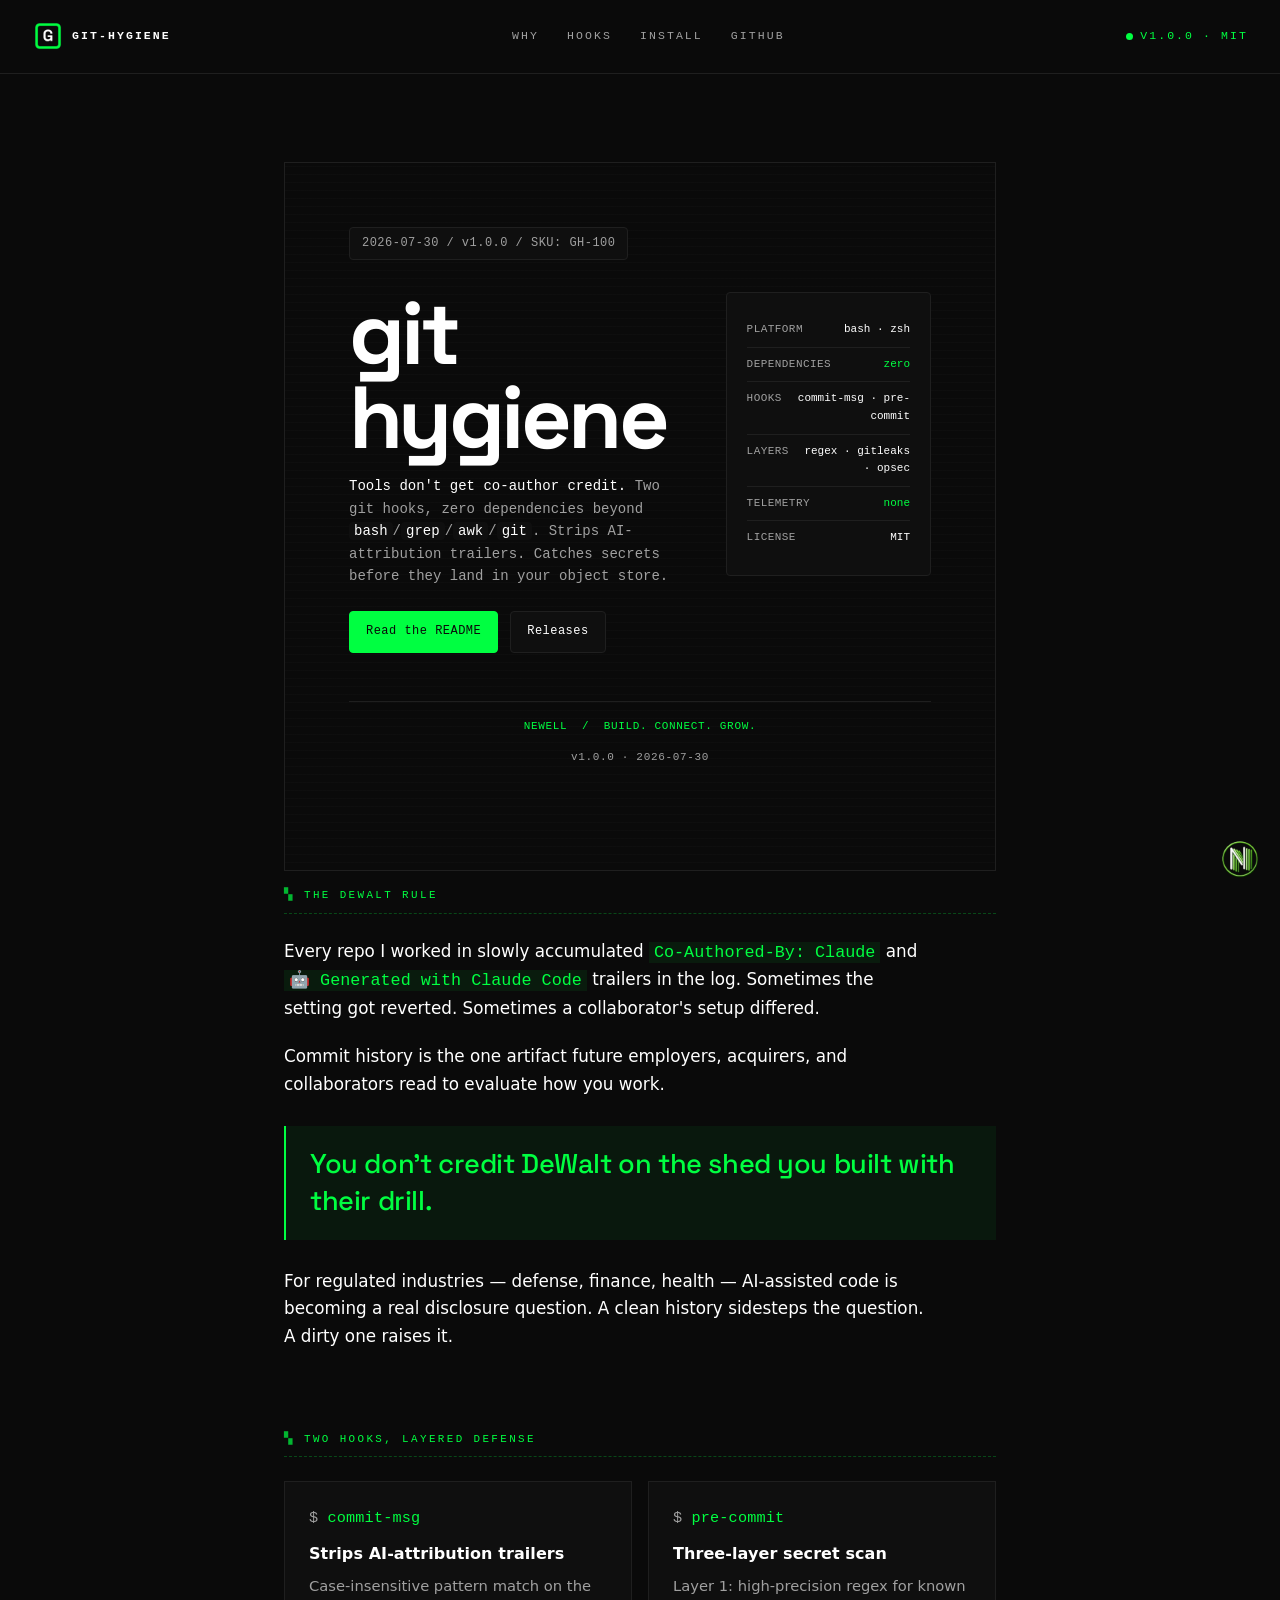
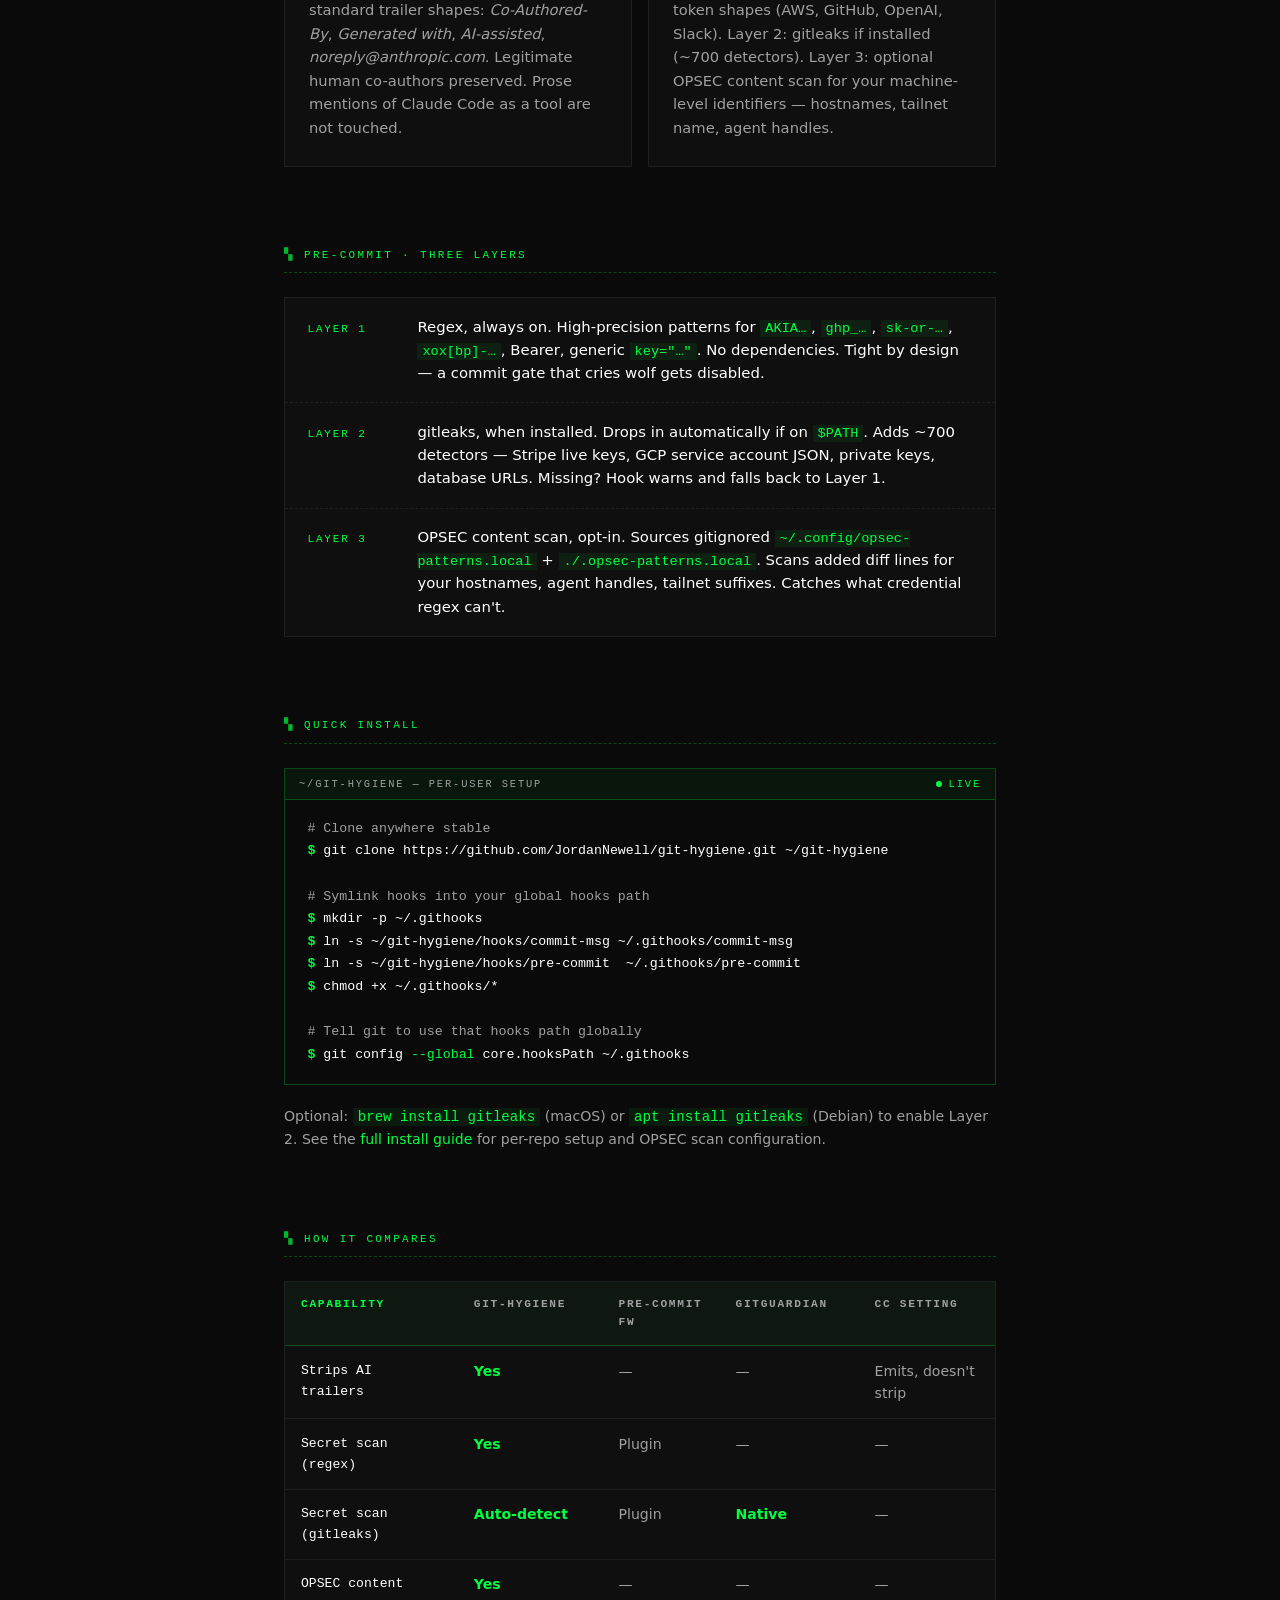
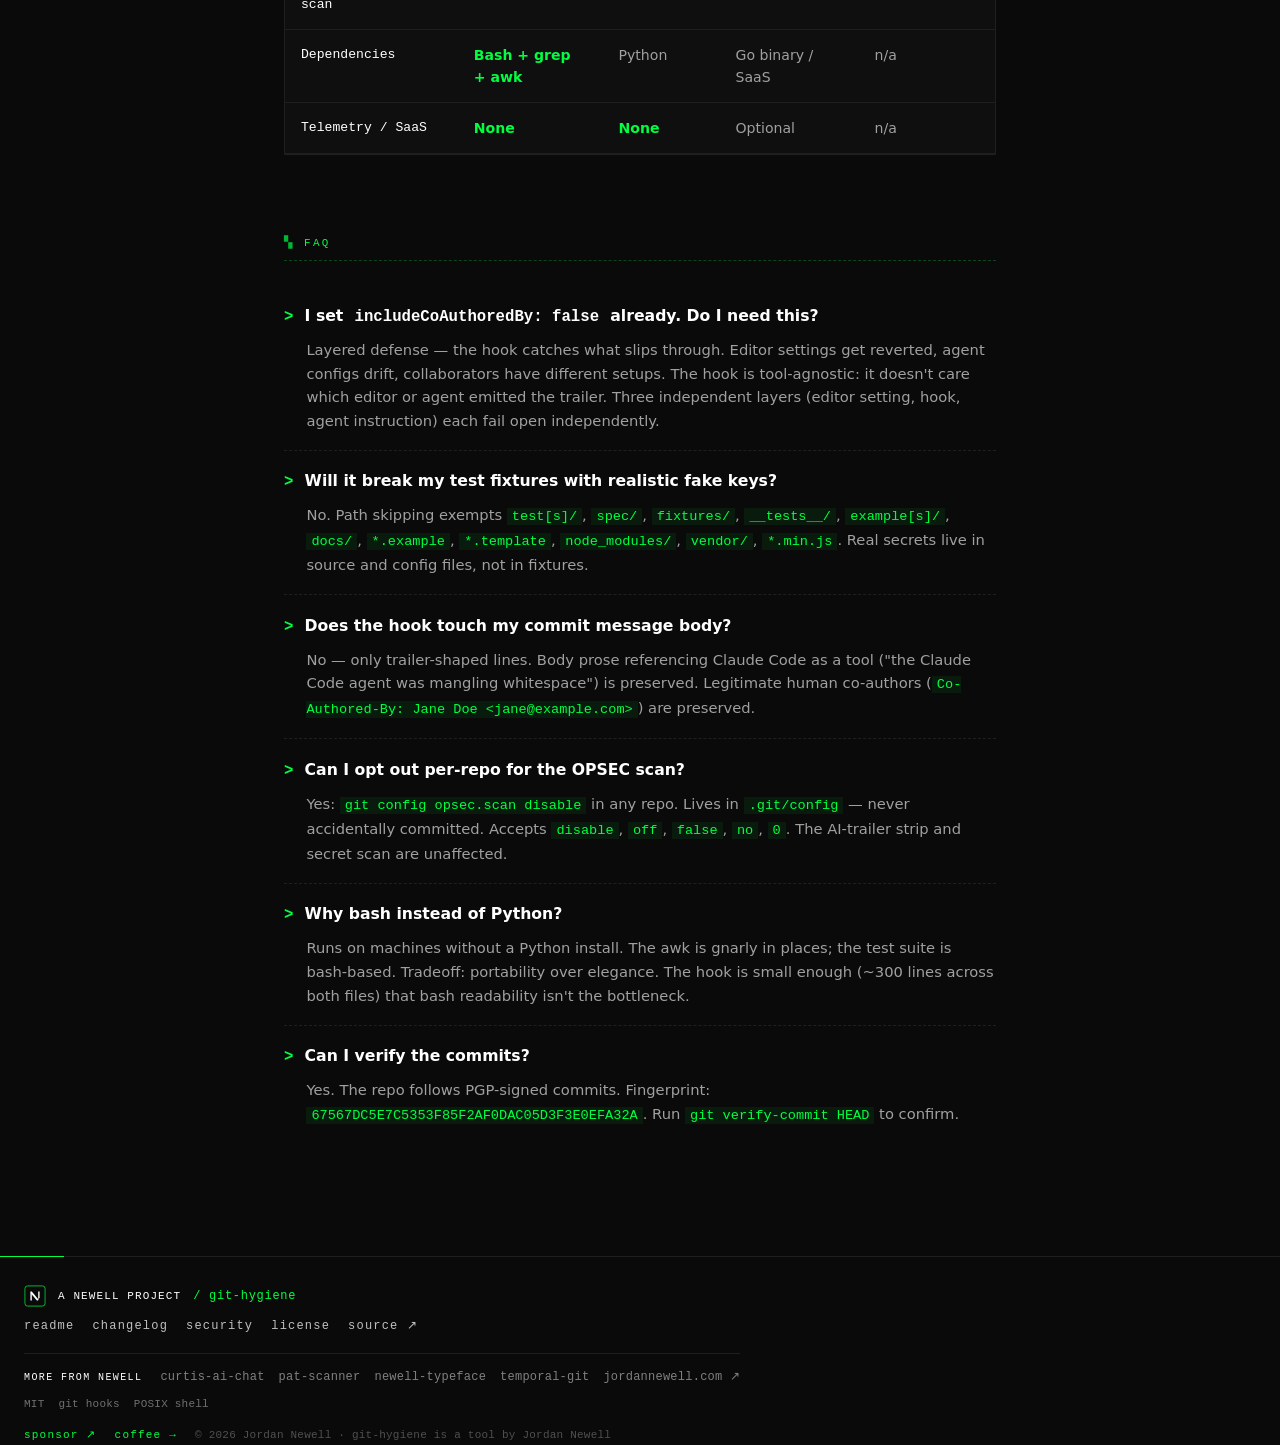
<file: docs/index.html>
<!DOCTYPE html>
<html lang="en">
<head>
  <meta charset="UTF-8">
  <meta name="viewport" content="width=device-width, initial-scale=1.0">
  <meta name="description" content="git-hygiene — Local git hooks that strip AI-attribution trailers and catch secrets pre-commit. Bash, zero deps, no SaaS.">
  <meta name="author" content="Jordan Newell">
  <meta name="color-scheme" content="dark">
  <meta name="theme-color" content="#0A0A0A">
  <meta property="og:title" content="git-hygiene — Tools don't get co-author credit.">
  <meta property="og:description" content="Local git hooks that strip AI-attribution trailers and catch secrets pre-commit. Bash, zero deps, no SaaS.">
  <meta property="og:type" content="website">
  <meta property="og:url" content="https://jordannewell.github.io/git-hygiene/">
  <meta property="og:image" content="https://jordannewell.github.io/git-hygiene/assets/og.png">
  <meta property="og:image:width" content="1200">
  <meta property="og:image:height" content="630">
  <meta property="og:site_name" content="git-hygiene">
  <meta name="twitter:card" content="summary_large_image">
  <meta name="twitter:title" content="git-hygiene — Tools don't get co-author credit.">
  <meta name="twitter:description" content="Local git hooks that strip AI-attribution trailers and catch secrets pre-commit.">
  <meta name="twitter:image" content="https://jordannewell.github.io/git-hygiene/assets/og.png">
  <title>git-hygiene — Tools don't get co-author credit.</title>
  <link rel="preconnect" href="https://fonts.googleapis.com">
  <link rel="preconnect" href="https://fonts.gstatic.com" crossorigin>
  <link href="https://fonts.googleapis.com/css2?family=Space+Grotesk:wght@500;600;700&display=swap" rel="stylesheet">
  <link rel="stylesheet" href="assets/site.css">
  <link rel="icon" type="image/png" sizes="16x16" href="assets/favicons/favicon-16.png">
  <link rel="icon" type="image/png" sizes="32x32" href="assets/favicons/favicon-32.png">
  <link rel="icon" type="image/png" sizes="64x64" href="assets/favicons/favicon-64.png">
  <link rel="apple-touch-icon" sizes="180x180" href="assets/favicons/apple-touch-icon.png">
  <link rel="shortcut icon" href="assets/favicons/favicon.ico">
  <style>
    :root {
      --bg:           #0A0A0A;
      --bg-elevated:  #0F0F0F;
      --green:        #00FF41;
      --accent:       #1AFF72;
      --green-soft:   rgba(0, 255, 65, 0.06);
      --green-line:   rgba(0, 255, 65, 0.25);
      --text:         #FFFFFF;
      --text-dim:     #A0A0A0;
      --muted:        #A0A0A0;
      --rule:         #1F1F1F;
      --sans:         system-ui, -apple-system, "Segoe UI", Roboto, sans-serif;
      --mono:         "JetBrains Mono", ui-monospace, "SF Mono", Menlo, Consolas, monospace;
      --display-hero: "Space Grotesk", system-ui, sans-serif;
      --maxw:         760px;
    }

    * { box-sizing: border-box; margin: 0; padding: 0; }
    html { -webkit-text-size-adjust: 100%; scroll-behavior: smooth; }

    body {
      background: var(--bg);
      color: var(--text);
      font-family: var(--sans);
      font-size: 16px;
      line-height: 1.6;
      font-weight: 400;
      -webkit-font-smoothing: antialiased;
      -moz-osx-font-smoothing: grayscale;
      overflow-x: hidden;
      min-height: 100vh;
      display: flex;
      flex-direction: column;
    }

    a {
      color: var(--green);
      text-decoration: none;
      border-bottom: 1px solid transparent;
      transition: border-color 0.15s ease, color 0.15s ease;
    }
    a:hover { border-bottom-color: var(--green); }

    /* ---------- top bar ---------- */
    .topbar {
      display: flex;
      justify-content: space-between;
      align-items: center;
      padding: 1.25rem 2rem;
      font-family: var(--mono);
      font-size: 0.72rem;
      letter-spacing: 0.18em;
      text-transform: uppercase;
      border-bottom: 1px solid var(--rule);
      position: sticky;
      top: 0;
      background: var(--bg);
      z-index: 50;
    }
    .topbar .brand {
      color: var(--text);
      font-weight: 600;
      display: inline-flex;
      align-items: center;
      gap: 0.5rem;
    }
    .topbar .brand .brand-mark {
      color: var(--green);
      font-family: var(--display-hero);
      font-weight: 700;
      font-size: 0.95rem;
      letter-spacing: -0.02em;
    }
    .topbar nav { display: flex; gap: 1.75rem; }
    .topbar nav a {
      color: var(--text-dim);
      border-bottom: none;
    }
    .topbar nav a:hover { color: var(--green); }
    .topbar .status {
      color: var(--green);
      display: inline-flex;
      align-items: center;
      gap: 0.45rem;
    }
    .topbar .status::before {
      content: "";
      width: 7px;
      height: 7px;
      border-radius: 50%;
      background: var(--green);
      animation: pulse 2.4s ease-in-out infinite;
    }
    @keyframes pulse {
      0%, 100% { opacity: 1; }
      50%      { opacity: 0.35; }
    }
    @media (prefers-reduced-motion: reduce) {
      .topbar .status::before { animation: none; }
    }
    @media (max-width: 600px) {
      .topbar { padding: 1rem 1.1rem; font-size: 0.65rem; }
      .topbar nav { gap: 1rem; }
      .topbar .status { display: none; }
    }

    /* ---------- layout ---------- */
    main {
      flex: 1;
      width: 100%;
      max-width: var(--maxw);
      margin: 0 auto;
      padding: 4.5rem 1.5rem 2rem;
    }
    @media (max-width: 600px) {
      main { padding: 2.5rem 1.1rem 1.5rem; }
    }

    section { margin-bottom: 5rem; }
    @media (max-width: 600px) { section { margin-bottom: 3.5rem; } }

    .section-label {
      font-family: var(--mono);
      font-size: 0.68rem;
      letter-spacing: 0.22em;
      text-transform: uppercase;
      color: var(--green);
      padding-bottom: 0.5rem;
      margin-bottom: 1.5rem;
      border-bottom: 1px dashed var(--green-line);
      display: flex;
      align-items: center;
      gap: 0.6rem;
    }
    .section-label::before {
      content: "▚";
      color: var(--green);
      opacity: 0.7;
    }

    /* ---------- hero ---------- */
    .hero {
      text-align: left;
      padding: 1rem 0 3rem;
    }
    .hero .eyebrow {
      display: inline-flex;
      align-items: center;
      gap: 0.55rem;
      font-family: var(--mono);
      font-size: 0.68rem;
      letter-spacing: 0.22em;
      text-transform: uppercase;
      color: var(--green);
      background: var(--green-soft);
      border: 1px solid var(--green-line);
      padding: 5px 11px;
      margin-bottom: 1.75rem;
    }
    .hero .eyebrow .dot {
      width: 6px;
      height: 6px;
      border-radius: 50%;
      background: var(--green);
      animation: pulse 2.4s ease-in-out infinite;
    }
    .hero h1 {
      font-family: var(--display-hero);
      font-weight: 600;
      font-size: clamp(2.6rem, 7vw, 4.6rem);
      line-height: 1.02;
      letter-spacing: -0.035em;
      color: var(--text);
      margin-bottom: 1.25rem;
    }
    .hero h1 .accent { color: var(--green); }
    .hero .tagline {
      font-family: var(--display-hero);
      font-weight: 500;
      font-size: clamp(1.1rem, 2.5vw, 1.4rem);
      line-height: 1.35;
      color: var(--text);
      max-width: 38ch;
      margin-bottom: 2.25rem;
      letter-spacing: -0.005em;
    }
    .hero .cta-row {
      display: flex;
      gap: 0.85rem;
      flex-wrap: wrap;
      align-items: center;
    }
    .btn {
      display: inline-flex;
      align-items: center;
      gap: 0.55rem;
      font-family: var(--mono);
      font-size: 0.78rem;
      letter-spacing: 0.12em;
      text-transform: uppercase;
      padding: 0.85rem 1.4rem;
      border: 1px solid var(--green-line);
      color: var(--text);
      background: transparent;
      transition: background 0.15s ease, border-color 0.15s ease, color 0.15s ease;
    }
    .btn:hover {
      background: var(--green-soft);
      border-color: var(--green);
      color: var(--green);
    }
    .btn-primary {
      background: var(--green);
      color: var(--bg);
      border-color: var(--green);
      font-weight: 600;
    }
    .btn-primary:hover {
      background: var(--accent);
      color: var(--bg);
      border-color: var(--accent);
    }
    .hero .meta-line {
      margin-top: 1.75rem;
      font-family: var(--mono);
      font-size: 0.7rem;
      letter-spacing: 0.14em;
      text-transform: uppercase;
      color: var(--muted);
    }
    .hero .meta-line .sep {
      color: var(--green);
      opacity: 0.5;
      margin: 0 0.55rem;
    }

    /* ---------- prose ---------- */
    .lede {
      font-size: 1.05rem;
      line-height: 1.65;
      color: var(--text);
      max-width: 60ch;
      margin-bottom: 1.25rem;
    }
    .pullquote {
      font-family: var(--display-hero);
      font-weight: 500;
      font-size: clamp(1.3rem, 3vw, 1.7rem);
      line-height: 1.35;
      color: var(--green);
      padding: 1.25rem 1.5rem;
      border-left: 2px solid var(--green);
      background: var(--green-soft);
      margin: 1.75rem 0;
      letter-spacing: -0.015em;
    }

    /* ---------- hook cards ---------- */
    .hooks {
      display: grid;
      grid-template-columns: 1fr 1fr;
      gap: 1rem;
    }
    @media (max-width: 640px) {
      .hooks { grid-template-columns: 1fr; }
    }
    .hook-card {
      border: 1px solid var(--rule);
      background: var(--bg-elevated);
      padding: 1.5rem 1.5rem 1.65rem;
      transition: border-color 0.18s ease;
    }
    .hook-card:hover {
      border-color: var(--green-line);
    }
    .hook-card .hook-name {
      font-family: var(--mono);
      font-size: 0.95rem;
      color: var(--green);
      margin-bottom: 0.65rem;
      letter-spacing: 0.01em;
    }
    .hook-card .hook-name::before {
      content: "$ ";
      color: var(--muted);
    }
    .hook-card h3 {
      font-family: var(--sans);
      font-size: 1rem;
      font-weight: 600;
      color: var(--text);
      margin-bottom: 0.5rem;
      letter-spacing: 0.005em;
    }
    .hook-card p {
      font-size: 0.92rem;
      line-height: 1.6;
      color: var(--text-dim);
    }

    /* ---------- three-layer scan ---------- */
    .layers {
      display: flex;
      flex-direction: column;
      border: 1px solid var(--rule);
      background: var(--bg-elevated);
    }
    .layer {
      display: grid;
      grid-template-columns: 90px 1fr;
      gap: 1.25rem;
      padding: 1.1rem 1.4rem;
      border-bottom: 1px dashed var(--rule);
      align-items: baseline;
    }
    .layer:last-child { border-bottom: none; }
    @media (max-width: 540px) {
      .layer { grid-template-columns: 1fr; gap: 0.35rem; padding: 1rem 1.1rem; }
    }
    .layer-label {
      font-family: var(--mono);
      font-size: 0.68rem;
      letter-spacing: 0.18em;
      text-transform: uppercase;
      color: var(--green);
    }
    .layer-body { font-size: 0.93rem; line-height: 1.55; color: var(--text); }
    .layer-body code {
      font-family: var(--mono);
      font-size: 0.85rem;
      color: var(--green);
      background: rgba(0, 255, 65, 0.07);
      padding: 1px 5px;
    }

    /* ---------- code block (install) ---------- */
    .terminal-block {
      background: var(--bg);
      border: 1px solid var(--green-line);
      font-family: var(--mono);
      overflow: hidden;
      position: relative;
    }
    .terminal-block .term-bar {
      display: flex;
      align-items: center;
      justify-content: space-between;
      padding: 7px 14px;
      background: rgba(0, 255, 65, 0.05);
      border-bottom: 1px solid var(--green-line);
      font-size: 0.65rem;
      letter-spacing: 0.18em;
      text-transform: uppercase;
      color: var(--text-dim);
    }
    .terminal-block .term-bar .live {
      display: inline-flex;
      align-items: center;
      gap: 0.4rem;
      color: var(--green);
    }
    .terminal-block .term-bar .live::before {
      content: "";
      width: 6px;
      height: 6px;
      border-radius: 50%;
      background: var(--green);
      animation: pulse 2.4s ease-in-out infinite;
    }
    .terminal-block pre {
      padding: 1.1rem 1.4rem;
      font-size: 0.83rem;
      line-height: 1.7;
      color: var(--text);
      overflow-x: auto;
      position: relative;
      z-index: 1;
    }
    .terminal-block pre .prompt { color: var(--green); font-weight: 700; }
    .terminal-block pre .comment { color: var(--muted); }
    .terminal-block pre .flag { color: var(--green); }

    /* ---------- comparison table ---------- */
    .compare-wrap {
      border: 1px solid var(--rule);
      background: var(--bg-elevated);
      overflow-x: auto;
    }
    table.compare {
      width: 100%;
      border-collapse: collapse;
      font-size: 0.88rem;
      min-width: 540px;
    }
    table.compare th, table.compare td {
      padding: 0.85rem 1rem;
      text-align: left;
      border-bottom: 1px solid var(--rule);
      vertical-align: top;
    }
    table.compare thead th {
      font-family: var(--mono);
      font-size: 0.7rem;
      letter-spacing: 0.15em;
      text-transform: uppercase;
      color: var(--text-dim);
      background: rgba(0, 255, 65, 0.04);
      border-bottom: 1px solid var(--green-line);
    }
    table.compare thead th:first-child {
      color: var(--green);
    }
    table.compare tbody tr:hover {
      background: rgba(0, 255, 65, 0.03);
    }
    table.compare td:first-child {
      font-family: var(--mono);
      font-size: 0.82rem;
      color: var(--text);
    }
    table.compare .yes { color: var(--green); font-weight: 600; }
    table.compare .no { color: var(--muted); }
    table.compare .partial { color: var(--text-dim); }

    /* ---------- faq ---------- */
    .faq-item {
      border-bottom: 1px dashed var(--rule);
      padding: 1.1rem 0;
    }
    .faq-item:first-child { padding-top: 0; }
    .faq-item:last-child { border-bottom: none; }
    .faq-item .q {
      font-family: var(--sans);
      font-size: 0.98rem;
      font-weight: 600;
      color: var(--text);
      margin-bottom: 0.5rem;
      display: flex;
      gap: 0.7rem;
      align-items: baseline;
    }
    .faq-item .q::before {
      content: ">";
      color: var(--green);
      font-family: var(--mono);
      flex: 0 0 auto;
    }
    .faq-item .a {
      font-size: 0.92rem;
      line-height: 1.6;
      color: var(--text-dim);
      padding-left: 1.4rem;
    }
    .faq-item .a code {
      font-family: var(--mono);
      font-size: 0.85rem;
      color: var(--green);
      background: rgba(0, 255, 65, 0.07);
      padding: 1px 5px;
    }

    /* ---------- footer ---------- */
    footer {
      border-top: 1px solid var(--rule);
      padding: 2rem 1.5rem 2.5rem;
      font-family: var(--mono);
      font-size: 0.7rem;
      letter-spacing: 0.1em;
      color: var(--muted);
      display: flex;
      flex-direction: column;
      align-items: center;
      gap: 0.85rem;
      text-align: center;
    }
    footer .monogram {
      font-family: var(--display-hero);
      font-weight: 500;
      font-size: 1.4rem;
      letter-spacing: -0.04em;
      color: var(--green);
      margin-bottom: 0.3rem;
    }
    footer a {
      color: var(--text-dim);
      border-bottom: 1px dotted var(--green-line);
    }
    footer a:hover {
      color: var(--green);
      border-bottom-color: var(--green);
    }
    footer .legal-row {
      display: flex;
      gap: 1.25rem;
      flex-wrap: wrap;
      justify-content: center;
    }
    footer .copyright {
      letter-spacing: 0.06em;
    }

    /* ---------- federated NEWELL footer ---------- */
    .newell-site-footer {
      border-top: 1px solid var(--rule);
      background: var(--bg);
      padding: 28px 24px 24px;
      font-family: var(--mono);
      font-size: 12px;
      color: var(--muted);
      position: relative;
    }
    .newell-site-footer::before {
      content: "";
      position: absolute;
      top: -1px;
      left: 0;
      width: 64px;
      height: 1px;
      background: var(--green);
    }
    .nsf-inner { max-width: 1200px; margin: 0; margin-right: auto; display: flex; flex-direction: column; gap: 6px; }
    .nsf-row { display: flex; flex-wrap: wrap; align-items: center; gap: 18px; line-height: 1.5; }
    .nsf-brand { gap: 12px; margin-bottom: 4px; }
    .nsf-mark { flex-shrink: 0; display: block; }
    .nsf-brand-link { color: #FFFFFF; text-decoration: none; font-weight: 500; letter-spacing: 0.1em; text-transform: uppercase; font-size: 11px; transition: color 0.15s ease; border-bottom: 0; }
    .nsf-brand-link:hover { color: var(--green); }
    .nsf-product { color: var(--green); font-weight: 400; letter-spacing: 0.06em; }
    .nsf-links a { color: #C0C0C0; text-decoration: none; transition: color 0.15s ease; border-bottom: 0; font-size: 12px; }
    .nsf-links a:hover { color: var(--green); }
    .nsf-family { gap: 14px; margin: 12px 0 4px; padding-top: 14px; border-top: 1px solid var(--rule); }
    .nsf-family-label { color: #FFFFFF; font-weight: 500; letter-spacing: 0.14em; text-transform: uppercase; font-size: 10px; padding-right: 4px; }
    .nfs-item { color: #808080; text-decoration: none; border-bottom: 0; transition: color 0.15s ease; font-size: 12px; letter-spacing: 0.02em; }
    .nfs-item:hover { color: var(--green); }
    .nsf-meta { gap: 14px; }
    .nsf-meta span { color: #707070; font-size: 11px; letter-spacing: 0.02em; }
    .nsf-support { margin-top: 8px; gap: 18px; }
    .nsf-support a { color: var(--green); text-decoration: none; transition: color 0.15s ease; border-bottom: 0; font-weight: 500; font-size: 11px; }
    .nsf-support a:hover { color: var(--accent); }
    .nsf-legal { color: #505050; font-size: 11px; letter-spacing: 0.02em; }
    @media (max-width: 600px) {
      .newell-site-footer { padding: 16px; font-size: 11px; }
    }

    .newell-floating-mark {
      position: fixed;
      bottom: 16px;
      right: 16px;
      display: block;
      z-index: 9999;
      opacity: 1;
      transition: transform 0.15s ease;
      text-decoration: none;
      border-bottom: 0 !important;
      line-height: 0;
    }
    .newell-floating-mark:hover { border-bottom-color: transparent !important; transform: scale(1.06); }
    .newell-floating-mark img { display: block; }
    @media (max-width: 600px) {
      .newell-floating-mark img { width: 32px; height: 32px; }
    }
  </style>
</head>
<body>

<header class="topbar">
  <a href="/" class="brand">
    <img class="brand-mark" src="assets/favicons/apple-touch-icon.png" alt="git-hygiene" style="width:32px;height:32px;border-radius:6px;vertical-align:middle">
    <span>git-hygiene</span>
  </a>
  <nav>
    <a href="#rule">Why</a>
    <a href="#hooks">Hooks</a>
    <a href="#install">Install</a>
    <a href="https://github.com/JordanNewell/git-hygiene">GitHub</a>
  </nav>
  <span class="status">v1.0.0 · MIT</span>
</header>

<main>

  <section class="gh-hero" id="top">
    <div class="gh-hero__scanlines" aria-hidden="true"></div>
    <div class="gh-hero__inner">
        <span class="gh-receipt">2026-07-30 / v1.0.0 / SKU: GH-100</span>

        <div class="gh-hero__grid">
            <div class="gh-hero__copy">
                <h1 class="gh-wordmark">git hygiene</h1>
                <p class="gh-tagline">
                    <strong>Tools don't get co-author credit.</strong>
                    Two git hooks, zero dependencies beyond <code>bash</code>/<code>grep</code>/<code>awk</code>/<code>git</code>.
                    Strips AI-attribution trailers. Catches secrets before they land in your object store.
                </p>
                <p class="gh-cta">
                    <a class="gh-cta__primary" href="https://github.com/JordanNewell/git-hygiene#readme">Read the README</a>
                    <a class="gh-cta__secondary" href="https://github.com/JordanNewell/git-hygiene/releases">Releases</a>
                </p>
            </div>

            <aside class="gh-spec" aria-label="Project specifications">
                <div class="gh-spec__row"><span class="gh-spec__key">PLATFORM</span>     <span class="gh-spec__val">bash · zsh</span></div>
                <div class="gh-spec__row"><span class="gh-spec__key">DEPENDENCIES</span> <span class="gh-spec__val ok">zero</span></div>
                <div class="gh-spec__row"><span class="gh-spec__key">HOOKS</span>        <span class="gh-spec__val">commit-msg · pre-commit</span></div>
                <div class="gh-spec__row"><span class="gh-spec__key">LAYERS</span>       <span class="gh-spec__val">regex · gitleaks · opsec</span></div>
                <div class="gh-spec__row"><span class="gh-spec__key">TELEMETRY</span>    <span class="gh-spec__val ok">none</span></div>
                <div class="gh-spec__row"><span class="gh-spec__key">LICENSE</span>      <span class="gh-spec__val">MIT</span></div>
            </aside>
        </div>

        <footer class="gh-hero__footer">
            <span class="gh-brand">NEWELL &nbsp;/&nbsp; BUILD. CONNECT. GROW.</span>
            <span class="gh-meta">v1.0.0 · 2026-07-30</span>
        </footer>
    </div>
  </section>

  <section id="rule">
    <div class="section-label">The DeWalt rule</div>
    <p class="lede">Every repo I worked in slowly accumulated <code style="font-family:var(--mono);color:var(--green);background:rgba(0,255,65,0.07);padding:1px 5px;">Co-Authored-By: Claude</code> and <code style="font-family:var(--mono);color:var(--green);background:rgba(0,255,65,0.07);padding:1px 5px;">🤖 Generated with Claude Code</code> trailers in the log. Sometimes the setting got reverted. Sometimes a collaborator's setup differed.</p>
    <p class="lede">Commit history is the one artifact future employers, acquirers, and collaborators read to evaluate how you work.</p>
    <div class="pullquote">You don't credit DeWalt on the shed you built with their drill.</div>
    <p class="lede">For regulated industries — defense, finance, health — AI-assisted code is becoming a real disclosure question. A clean history sidesteps the question. A dirty one raises it.</p>
  </section>

  <section id="hooks">
    <div class="section-label">Two hooks, layered defense</div>
    <div class="hooks">
      <div class="hook-card">
        <div class="hook-name">commit-msg</div>
        <h3>Strips AI-attribution trailers</h3>
        <p>Case-insensitive pattern match on the standard trailer shapes: <em>Co-Authored-By</em>, <em>Generated with</em>, <em>AI-assisted</em>, <em>noreply@anthropic.com</em>. Legitimate human co-authors preserved. Prose mentions of Claude Code as a tool are not touched.</p>
      </div>
      <div class="hook-card">
        <div class="hook-name">pre-commit</div>
        <h3>Three-layer secret scan</h3>
        <p>Layer 1: high-precision regex for known token shapes (AWS, GitHub, OpenAI, Slack). Layer 2: gitleaks if installed (~700 detectors). Layer 3: optional OPSEC content scan for your machine-level identifiers — hostnames, tailnet name, agent handles.</p>
      </div>
    </div>
  </section>

  <section id="layers">
    <div class="section-label">pre-commit · three layers</div>
    <div class="layers">
      <div class="layer">
        <div class="layer-label">Layer 1</div>
        <div class="layer-body">Regex, always on. High-precision patterns for <code>AKIA…</code>, <code>ghp_…</code>, <code>sk-or-…</code>, <code>xox[bp]-…</code>, Bearer, generic <code>key="…"</code>. No dependencies. Tight by design — a commit gate that cries wolf gets disabled.</div>
      </div>
      <div class="layer">
        <div class="layer-label">Layer 2</div>
        <div class="layer-body">gitleaks, when installed. Drops in automatically if on <code>$PATH</code>. Adds ~700 detectors — Stripe live keys, GCP service account JSON, private keys, database URLs. Missing? Hook warns and falls back to Layer 1.</div>
      </div>
      <div class="layer">
        <div class="layer-label">Layer 3</div>
        <div class="layer-body">OPSEC content scan, opt-in. Sources gitignored <code>~/.config/opsec-patterns.local</code> + <code>./.opsec-patterns.local</code>. Scans added diff lines for your hostnames, agent handles, tailnet suffixes. Catches what credential regex can't.</div>
      </div>
    </div>
  </section>

  <section id="install">
    <div class="section-label">Quick install</div>
    <div class="terminal-block">
      <div class="term-bar">
        <span>~/git-hygiene — per-user setup</span>
        <span class="live">live</span>
      </div>
<pre><span class="comment"># Clone anywhere stable</span>
<span class="prompt">$</span> git clone https://github.com/JordanNewell/git-hygiene.git ~/git-hygiene

<span class="comment"># Symlink hooks into your global hooks path</span>
<span class="prompt">$</span> mkdir -p ~/.githooks
<span class="prompt">$</span> ln -s ~/git-hygiene/hooks/commit-msg ~/.githooks/commit-msg
<span class="prompt">$</span> ln -s ~/git-hygiene/hooks/pre-commit  ~/.githooks/pre-commit
<span class="prompt">$</span> chmod +x ~/.githooks/*

<span class="comment"># Tell git to use that hooks path globally</span>
<span class="prompt">$</span> git config <span class="flag">--global</span> core.hooksPath ~/.githooks</pre>
    </div>
    <p style="margin-top:1.25rem;font-size:0.88rem;color:var(--text-dim);">Optional: <code style="font-family:var(--mono);color:var(--green);background:rgba(0,255,65,0.07);padding:1px 5px;">brew install gitleaks</code> (macOS) or <code style="font-family:var(--mono);color:var(--green);background:rgba(0,255,65,0.07);padding:1px 5px;">apt install gitleaks</code> (Debian) to enable Layer 2. See the <a href="https://github.com/JordanNewell/git-hygiene#install">full install guide</a> for per-repo setup and OPSEC scan configuration.</p>
  </section>

  <section id="compare">
    <div class="section-label">How it compares</div>
    <div class="compare-wrap">
      <table class="compare">
        <thead>
          <tr>
            <th>Capability</th>
            <th>git-hygiene</th>
            <th>pre-commit fw</th>
            <th>GitGuardian</th>
            <th>CC setting</th>
          </tr>
        </thead>
        <tbody>
          <tr>
            <td>Strips AI trailers</td>
            <td class="yes">Yes</td>
            <td class="no">—</td>
            <td class="no">—</td>
            <td class="partial">Emits, doesn't strip</td>
          </tr>
          <tr>
            <td>Secret scan (regex)</td>
            <td class="yes">Yes</td>
            <td class="partial">Plugin</td>
            <td class="no">—</td>
            <td class="no">—</td>
          </tr>
          <tr>
            <td>Secret scan (gitleaks)</td>
            <td class="yes">Auto-detect</td>
            <td class="partial">Plugin</td>
            <td class="yes">Native</td>
            <td class="no">—</td>
          </tr>
          <tr>
            <td>OPSEC content scan</td>
            <td class="yes">Yes</td>
            <td class="no">—</td>
            <td class="no">—</td>
            <td class="no">—</td>
          </tr>
          <tr>
            <td>Dependencies</td>
            <td class="yes">Bash + grep + awk</td>
            <td class="partial">Python</td>
            <td class="partial">Go binary / SaaS</td>
            <td class="no">n/a</td>
          </tr>
          <tr>
            <td>Telemetry / SaaS</td>
            <td class="yes">None</td>
            <td class="yes">None</td>
            <td class="partial">Optional</td>
            <td class="no">n/a</td>
          </tr>
        </tbody>
      </table>
    </div>
  </section>

  <section id="faq">
    <div class="section-label">FAQ</div>
    <div class="faq-item">
      <div class="q">I set <code>includeCoAuthoredBy: false</code> already. Do I need this?</div>
      <div class="a">Layered defense — the hook catches what slips through. Editor settings get reverted, agent configs drift, collaborators have different setups. The hook is tool-agnostic: it doesn't care which editor or agent emitted the trailer. Three independent layers (editor setting, hook, agent instruction) each fail open independently.</div>
    </div>
    <div class="faq-item">
      <div class="q">Will it break my test fixtures with realistic fake keys?</div>
      <div class="a">No. Path skipping exempts <code>test[s]/</code>, <code>spec/</code>, <code>fixtures/</code>, <code>__tests__/</code>, <code>example[s]/</code>, <code>docs/</code>, <code>*.example</code>, <code>*.template</code>, <code>node_modules/</code>, <code>vendor/</code>, <code>*.min.js</code>. Real secrets live in source and config files, not in fixtures.</div>
    </div>
    <div class="faq-item">
      <div class="q">Does the hook touch my commit message body?</div>
      <div class="a">No — only trailer-shaped lines. Body prose referencing Claude Code as a tool ("the Claude Code agent was mangling whitespace") is preserved. Legitimate human co-authors (<code>Co-Authored-By: Jane Doe &lt;jane@example.com&gt;</code>) are preserved.</div>
    </div>
    <div class="faq-item">
      <div class="q">Can I opt out per-repo for the OPSEC scan?</div>
      <div class="a">Yes: <code>git config opsec.scan disable</code> in any repo. Lives in <code>.git/config</code> — never accidentally committed. Accepts <code>disable</code>, <code>off</code>, <code>false</code>, <code>no</code>, <code>0</code>. The AI-trailer strip and secret scan are unaffected.</div>
    </div>
    <div class="faq-item">
      <div class="q">Why bash instead of Python?</div>
      <div class="a">Runs on machines without a Python install. The awk is gnarly in places; the test suite is bash-based. Tradeoff: portability over elegance. The hook is small enough (~300 lines across both files) that bash readability isn't the bottleneck.</div>
    </div>
    <div class="faq-item">
      <div class="q">Can I verify the commits?</div>
      <div class="a">Yes. The repo follows PGP-signed commits. Fingerprint: <code>67567DC5E7C5353F85F2AF0DAC05D3F3E0EFA32A</code>. Run <code>git verify-commit HEAD</code> to confirm.</div>
    </div>
  </section>

</main>

<footer class="newell-site-footer">
  <div class="nsf-inner">

    <div class="nsf-row nsf-brand">
      <svg class="nsf-mark" viewBox="0 0 48 48" width="22" height="22" aria-hidden="true">
        <rect x="2" y="2" width="44" height="44" rx="6" fill="#0A0A0A" stroke="#00FF41" stroke-width="1.5"/>
        <path d="M 14 14 L 14 34 L 17 34 L 17 19 L 14 16 Z" fill="#FFFFFF"/>
        <path d="M 31 34 L 31 31 L 17 14 L 14 14 L 14 17 L 28 34 Z" fill="#FFFFFF"/>
        <path d="M 34 14 L 31 14 L 31 31 L 34 28 L 34 14 Z" fill="#FFFFFF"/>
      </svg>
      <a href="https://jordannewell.com" class="nsf-brand-link">A NEWELL project</a>
      <span class="nsf-product">/ git-hygiene</span>
    </div>

    <div class="nsf-row nsf-links">
      <a href="https://github.com/JordanNewell/git-hygiene#readme">readme</a>
      <a href="https://github.com/JordanNewell/git-hygiene/blob/main/CHANGELOG.md">changelog</a>
      <a href="https://github.com/JordanNewell/git-hygiene/security/policy">security</a>
      <a href="https://github.com/JordanNewell/git-hygiene/blob/main/LICENSE">license</a>
      <a href="https://github.com/JordanNewell/git-hygiene">source ↗</a>
    </div>

    <div class="nsf-row nsf-family">
      <span class="nsf-family-label">more from newell</span>
      <a class="nfs-item" href="https://jordannewell.github.io/curtis-ai-chat/">curtis-ai-chat</a>
      <a class="nfs-item" href="https://jordannewell.github.io/pat-scanner/">pat-scanner</a>
      <a class="nfs-item" href="https://jordannewell.github.io/newell-typeface/">newell-typeface</a>
      <a class="nfs-item" href="https://jordannewell.github.io/temporal-git/">temporal-git</a>
      <a class="nfs-item" href="https://jordannewell.com">jordannewell.com ↗</a>
    </div>

    <div class="nsf-row nsf-meta">
      <span>MIT</span>
      <span>git hooks</span>
      <span>POSIX shell</span>
    </div>

    <div class="nsf-row nsf-support">
      <a href="https://github.com/sponsors/JordanNewell">sponsor ↗</a>
      <a href="https://buymeacoffee.com/jordannewell">coffee →</a>
      <span class="nsf-legal">© 2026 Jordan Newell · git-hygiene is a tool by Jordan Newell</span>
    </div>

  </div>
</footer>

<a href="https://jordannewell.com" class="newell-floating-mark" aria-label="NEWELL — more projects" title="A NEWELL project">
  <img src="assets/nmoji-button.png" alt="NEWELL" width="48" height="48">
</a>

</body>
</html>
</file>
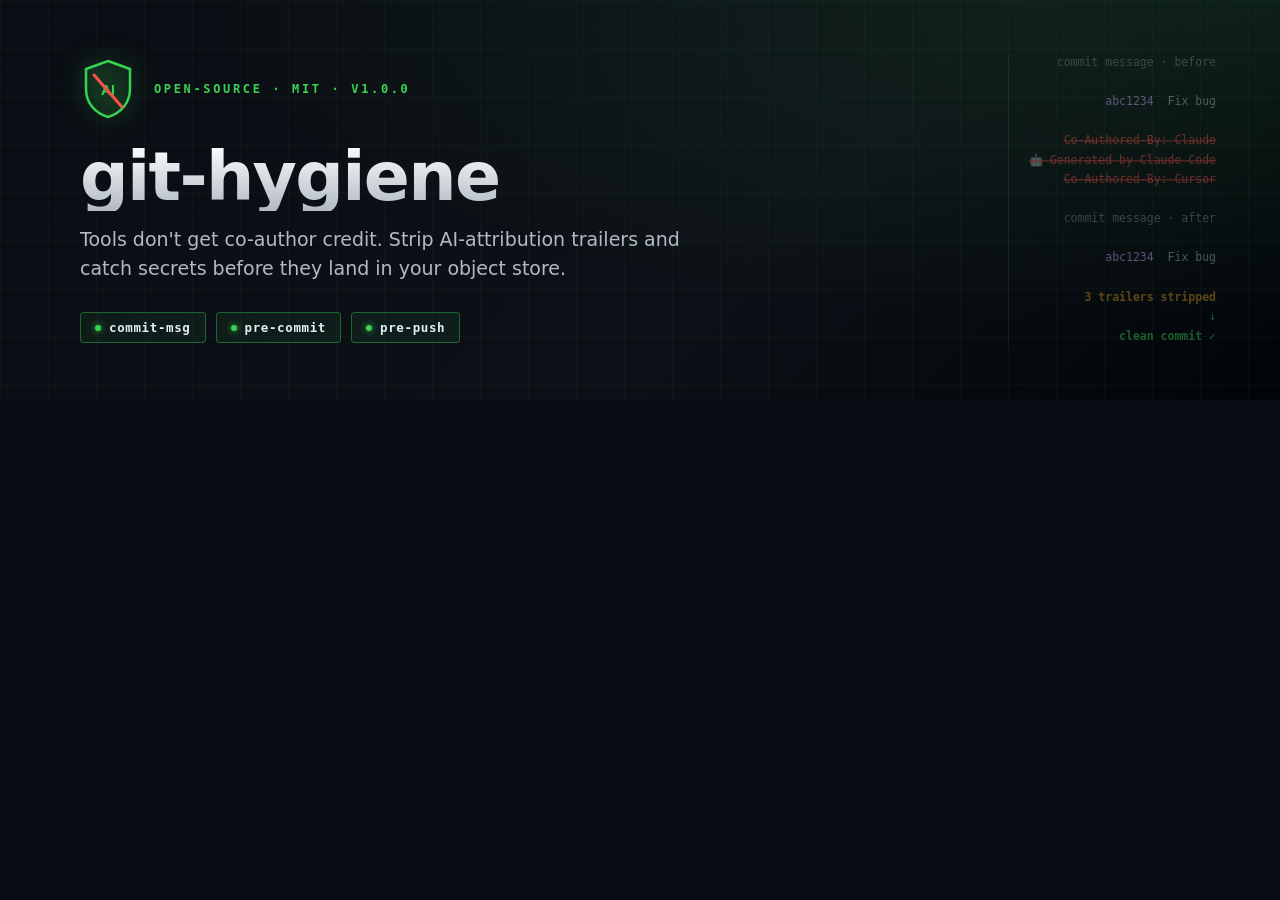
<file: assets/hero.html>
<!doctype html>
<html lang="en">
<head>
<meta charset="utf-8">
<style>
  * { box-sizing: border-box; margin: 0; padding: 0; }
  html { background: #0a0e14; }
  html, body { width: 1280px; height: 400px; overflow: hidden; }
  body {
    background:
      radial-gradient(ellipse at top right, rgba(57, 211, 83, 0.10), transparent 60%),
      linear-gradient(135deg, #0a0e14 0%, #0d1117 60%, #010409 100%);
    color: #e6edf3;
    font-family: 'Segoe UI', system-ui, -apple-system, sans-serif;
    display: flex;
    align-items: center;
    padding: 0 80px;
    position: relative;
  }
  body::before {
    content: '';
    position: absolute;
    inset: 0;
    background-image:
      linear-gradient(rgba(57, 211, 83, 0.04) 1px, transparent 1px),
      linear-gradient(90deg, rgba(57, 211, 83, 0.04) 1px, transparent 1px);
    background-size: 48px 48px;
    pointer-events: none;
  }
  .diff {
    position: absolute;
    right: 64px;
    top: 50%;
    transform: translateY(-50%);
    opacity: 0.42;
    font-family: Consolas, 'Cascadia Code', monospace;
    font-size: 11.5px;
    line-height: 1.7;
    color: #7d8590;
    text-align: right;
    white-space: pre;
    user-select: none;
    border-left: 1px solid rgba(57, 211, 83, 0.2);
    padding-left: 20px;
  }
  .diff .label { color: #7d8590; }
  .diff .trailer { color: #f85149; text-decoration: line-through; }
  .diff .strip { color: #d29922; font-weight: bold; }
  .diff .kept { color: #39d353; font-weight: bold; }
  .diff .sha { color: #d2a8ff; }
  .diff .author { color: #b1bac4; }
  .diff .arrow { color: #39d353; }
  .content {
    position: relative;
    z-index: 2;
    max-width: 740px;
  }
  .logo-row {
    display: flex;
    align-items: center;
    gap: 18px;
    margin-bottom: 22px;
  }
  .logo {
    width: 56px;
    height: 64px;
    filter: drop-shadow(0 0 12px rgba(57, 211, 83, 0.5));
  }
  .eyebrow {
    font-family: Consolas, 'Cascadia Code', monospace;
    color: #39d353;
    font-size: 12px;
    letter-spacing: 0.22em;
    text-transform: uppercase;
    font-weight: 600;
  }
  h1 {
    font-size: 68px;
    font-weight: 700;
    letter-spacing: -0.025em;
    line-height: 1;
    margin-bottom: 14px;
    background: linear-gradient(180deg, #ffffff 0%, #b1bac4 100%);
    -webkit-background-clip: text;
    background-clip: text;
    -webkit-text-fill-color: transparent;
  }
  .tagline {
    color: #b1bac4;
    font-size: 19px;
    line-height: 1.5;
    margin-bottom: 30px;
    max-width: 600px;
  }
  .chips {
    display: flex;
    gap: 10px;
  }
  .chip {
    font-family: Consolas, 'Cascadia Code', monospace;
    font-size: 12.5px;
    font-weight: 600;
    padding: 7px 14px;
    border: 1px solid rgba(57, 211, 83, 0.4);
    border-radius: 4px;
    background: rgba(57, 211, 83, 0.07);
    color: #e6edf3;
    display: inline-flex;
    align-items: center;
    gap: 8px;
    letter-spacing: 0.05em;
  }
  .chip::before {
    content: '';
    width: 6px;
    height: 6px;
    border-radius: 50%;
    background: #39d353;
    box-shadow: 0 0 6px #39d353;
  }
</style>
</head>
<body>
  <div class="diff"><span class="label">commit message · before</span>

<span class="sha">abc1234</span>  <span class="author">Fix bug</span>

<span class="trailer">Co-Authored-By: Claude</span>
<span class="trailer">🤖 Generated by Claude Code</span>
<span class="trailer">Co-Authored-By: Cursor</span>

<span class="label">commit message · after</span>

<span class="sha">abc1234</span>  <span class="author">Fix bug</span>

<span class="strip">3 trailers stripped</span>
<span class="arrow">↓</span>
<span class="kept">clean commit ✓</span></div>
  <div class="content">
    <div class="logo-row">
      <svg class="logo" viewBox="0 0 56 64" fill="none">
        <path d="M28 4 L50 12 V32 C50 46 41 56 28 60 C15 56 6 46 6 32 V12 Z"
              stroke="#39d353" stroke-width="2.5" fill="rgba(57, 211, 83, 0.08)"/>
        <text x="28" y="38" font-family="Arial" font-size="14" font-weight="bold" fill="#39d353" text-anchor="middle">AI</text>
        <path d="M14 18 L42 50" stroke="#f85149" stroke-width="3" stroke-linecap="round"/>
      </svg>
      <div class="eyebrow">Open-source · MIT · v1.0.0</div>
    </div>
    <h1>git-hygiene</h1>
    <p class="tagline">Tools don't get co-author credit. Strip AI-attribution trailers and catch secrets before they land in your object store.</p>
    <div class="chips">
      <span class="chip">commit-msg</span>
      <span class="chip">pre-commit</span>
      <span class="chip">pre-push</span>
    </div>
  </div>
</body>
</html>
</file>
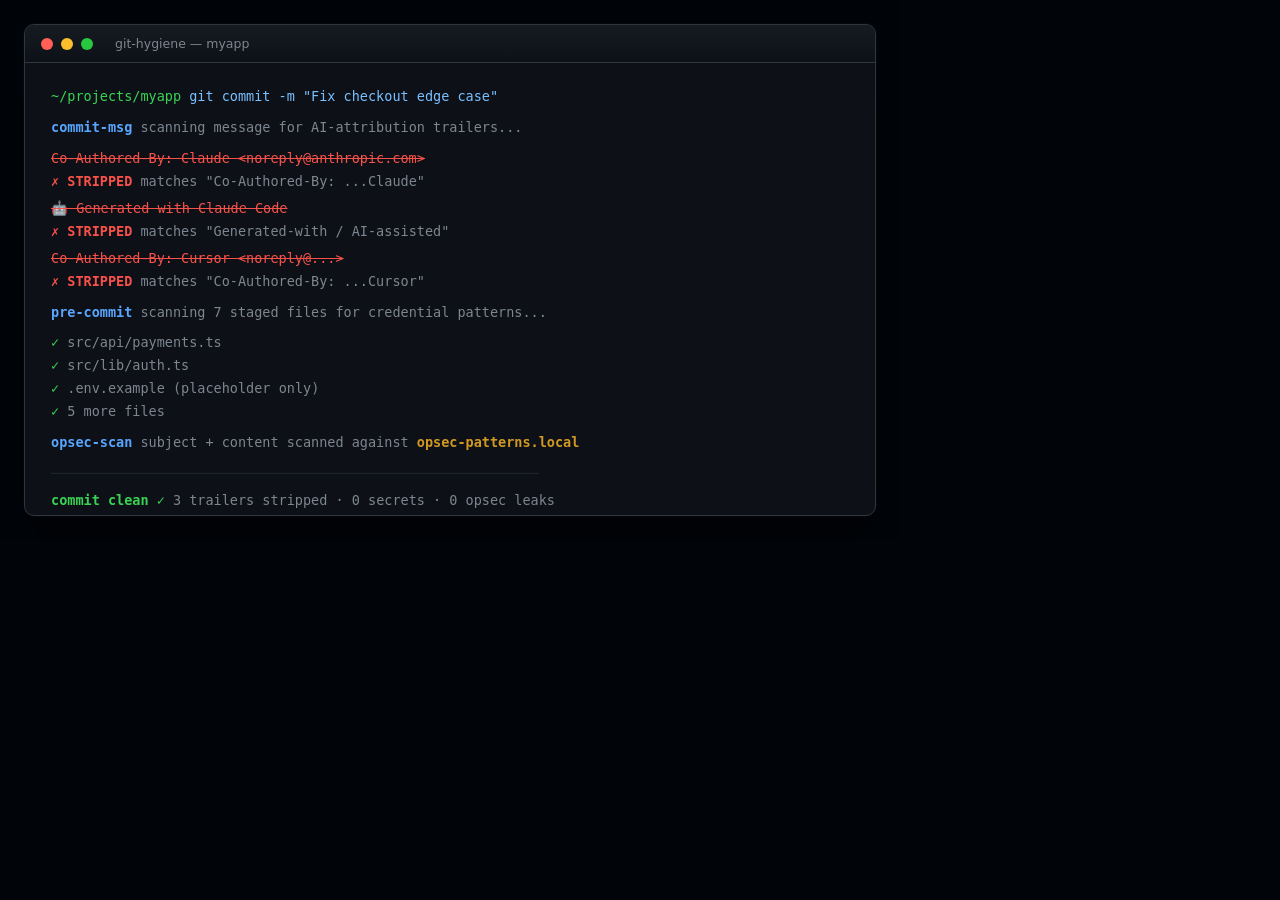
<file: assets/terminal.html>
<!doctype html>
<html lang="en">
<head>
<meta charset="utf-8">
<style>
  * { box-sizing: border-box; margin: 0; padding: 0; }
  html { background: #010409; }
  html, body { width: 900px; height: 540px; overflow: hidden; }
  body {
    background: #010409;
    font-family: Consolas, 'Cascadia Code', 'JetBrains Mono', monospace;
    padding: 24px;
  }
  .terminal {
    width: 852px;
    height: 492px;
    background: #0d1117;
    border: 1px solid #30363d;
    border-radius: 10px;
    display: flex;
    flex-direction: column;
    overflow: hidden;
    box-shadow:
      0 30px 60px rgba(0, 0, 0, 0.5),
      0 0 0 1px rgba(255, 255, 255, 0.02);
  }
  .titlebar {
    background: linear-gradient(180deg, #161b22 0%, #0d1117 100%);
    border-bottom: 1px solid #30363d;
    padding: 11px 16px;
    display: flex;
    align-items: center;
    gap: 8px;
  }
  .dot { width: 12px; height: 12px; border-radius: 50%; }
  .dot.red { background: #ff5f56; }
  .dot.yellow { background: #ffbd2e; }
  .dot.green { background: #27c93f; }
  .title {
    color: #7d8590;
    font-size: 12.5px;
    margin-left: 14px;
    font-family: -apple-system, system-ui, sans-serif;
  }
  .body {
    padding: 22px 26px 24px;
    flex: 1;
    overflow: hidden;
    font-size: 13.5px;
    line-height: 1.7;
  }
  .prompt { color: #39d353; }
  .path { color: #7d8590; }
  .cmd { color: #79c0ff; }
  .muted { color: #7d8590; }
  .ok { color: #39d353; font-weight: bold; }
  .warn { color: #d29922; font-weight: bold; }
  .bad { color: #f85149; font-weight: bold; }
  .header { color: #58a6ff; font-weight: bold; }
  .sha { color: #d2a8ff; }
  .strike { color: #f85149; text-decoration: line-through; }
  .divider { color: #21262d; }
  .gap { height: 8px; }
  .gap-sm { height: 4px; }
</style>
</head>
<body>
<div class="terminal">
  <div class="titlebar">
    <div class="dot red"></div>
    <div class="dot yellow"></div>
    <div class="dot green"></div>
    <div class="title">git-hygiene — myapp</div>
  </div>
  <div class="body">
    <div><span class="prompt">~/projects/myapp</span> <span class="branch"></span> <span class="cmd">git commit -m "Fix checkout edge case"</span></div>
    <div class="gap"></div>
    <div><span class="header">commit-msg</span>  <span class="muted">scanning message for AI-attribution trailers...</span></div>
    <div class="gap"></div>
    <div>  <span class="strike">Co-Authored-By: Claude &lt;noreply@anthropic.com&gt;</span></div>
    <div>    <span class="bad">✗ STRIPPED</span>  <span class="muted">matches "Co-Authored-By: ...Claude"</span></div>
    <div class="gap-sm"></div>
    <div>  <span class="strike">🤖 Generated with Claude Code</span></div>
    <div>    <span class="bad">✗ STRIPPED</span>  <span class="muted">matches "Generated-with / AI-assisted"</span></div>
    <div class="gap-sm"></div>
    <div>  <span class="strike">Co-Authored-By: Cursor &lt;noreply@...&gt;</span></div>
    <div>    <span class="bad">✗ STRIPPED</span>  <span class="muted">matches "Co-Authored-By: ...Cursor"</span></div>
    <div class="gap"></div>
    <div><span class="header">pre-commit</span>  <span class="muted">scanning 7 staged files for credential patterns...</span></div>
    <div class="gap"></div>
    <div>  <span class="ok">✓</span>  <span class="muted">src/api/payments.ts</span></div>
    <div>  <span class="ok">✓</span>  <span class="muted">src/lib/auth.ts</span></div>
    <div>  <span class="ok">✓</span>  <span class="muted">.env.example</span>  <span class="muted">(placeholder only)</span></div>
    <div>  <span class="ok">✓</span>  <span class="muted">5 more files</span></div>
    <div class="gap"></div>
    <div><span class="header">opsec-scan</span>  <span class="muted">subject + content scanned against</span>  <span class="warn">opsec-patterns.local</span></div>
    <div class="gap"></div>
    <div class="divider">────────────────────────────────────────────────────────────</div>
    <div class="gap-sm"></div>
    <div><span class="ok">commit clean ✓</span>  <span class="muted">3 trailers stripped · 0 secrets · 0 opsec leaks</span></div>
    <div><span class="muted">[</span><span class="sha">main abc1234</span><span class="muted">] Fix checkout edge case</span></div>
  </div>
</div>
</body>
</html>
</file>
<file: docs/assets/site.css>
/* git-hygiene datasheet hero — NEWELL brand system (tokens from tokens.json)
   Scoped under .gh-hero* to avoid clashing with the page's inline styles.
   The page already defines global --bg / --green / --accent / --text / --muted / --rule
   via :root in its inline <style> block; we re-declare here with our own names so the
   hero is self-contained regardless of where it's dropped. */

.gh-hero {
    --gh-bg: #0A0A0A;
    --gh-surface: #0F0F0F;
    --gh-border: #1F1F1F;
    --gh-text: #FFFFFF;
    --gh-muted: #A0A0A0;
    --gh-primary: #00FF41;
    --gh-accent: #1AFF72;
    --gh-radius-sm: 4px;
    --gh-radius-md: 8px;

    display: block;
    padding: 64px;
    border: 1px solid var(--gh-border);
    margin: 16px 0;
    position: relative;
    overflow: hidden;
}

.gh-hero__scanlines {
    position: absolute; inset: 0;
    background: repeating-linear-gradient(
        0deg, transparent 0 7px, rgba(255,255,255,0.015) 7px 8px
    );
    pointer-events: none;
}

.gh-hero__inner {
    position: relative;
    max-width: 1200px;
    margin: 0 auto;
}

.gh-receipt {
    display: inline-block;
    padding: 6px 12px;
    background: var(--gh-surface);
    border: 1px solid var(--gh-border);
    border-radius: var(--gh-radius-sm);
    font-family: "JetBrains Mono", ui-monospace, monospace;
    font-size: 12px;
    color: var(--gh-muted);
    letter-spacing: 0.04em;
}

.gh-hero__grid {
    display: grid;
    grid-template-columns: 1.6fr 1fr;
    gap: 48px;
    margin-top: 32px;
}

.gh-wordmark {
    font-family: "Space Grotesk", system-ui, sans-serif;
    font-weight: 700;
    font-size: clamp(44px, 8vw, 88px);
    letter-spacing: -0.04em;
    line-height: 0.95;
    margin: 0 0 16px;
    color: var(--gh-text);
}

.gh-tagline {
    font-family: "JetBrains Mono", ui-monospace, monospace;
    font-size: 14px;
    line-height: 1.6;
    color: var(--gh-muted);
    max-width: 520px;
}
.gh-tagline strong { color: var(--gh-text); font-weight: 500; }
.gh-tagline code {
    font-family: inherit;
    color: var(--gh-text);
    background: var(--gh-surface);
    padding: 1px 5px;
    border-radius: var(--gh-radius-sm);
}

.gh-cta { margin-top: 24px; display: flex; gap: 12px; flex-wrap: wrap; }
.gh-cta__primary, .gh-cta__secondary {
    display: inline-block;
    padding: 10px 16px;
    font-family: "JetBrains Mono", monospace;
    font-size: 12px;
    font-weight: 500;
    letter-spacing: 0.04em;
    text-decoration: none;
    border: 1px solid var(--gh-border);
    border-radius: var(--gh-radius-sm);
    transition: border-color 120ms ease;
}
.gh-cta__primary {
    background: var(--gh-primary);
    color: var(--gh-bg);
    border-color: var(--gh-primary);
}
.gh-cta__primary:hover  { border-color: var(--gh-accent); }
.gh-cta__primary:focus-visible  { outline: 2px solid var(--gh-accent); outline-offset: 2px; }
.gh-cta__secondary { background: var(--gh-surface); color: var(--gh-text); }
.gh-cta__secondary:hover { border-color: var(--gh-muted); }
.gh-cta__secondary:focus-visible { outline: 2px solid var(--gh-accent); outline-offset: 2px; }

.gh-spec {
    background: var(--gh-surface);
    border: 1px solid var(--gh-border);
    border-radius: var(--gh-radius-sm);
    padding: 20px;
    font-family: "JetBrains Mono", ui-monospace, monospace;
    font-size: 11px;
    align-self: start;
}
.gh-spec__row {
    display: flex;
    justify-content: space-between;
    gap: 12px;
    padding: 8px 0;
    border-bottom: 1px solid var(--gh-border);
}
.gh-spec__row:last-child { border-bottom: none; }
.gh-spec__key { color: var(--gh-muted); letter-spacing: 0.04em; }
.gh-spec__val { color: var(--gh-text); text-align: right; }
.gh-spec__val.ok { color: var(--gh-primary); }

.gh-hero__footer {
    display: flex;
    justify-content: space-between;
    align-items: center;
    border-top: 1px solid var(--gh-border);
    padding-top: 16px;
    margin-top: 48px;
    font-family: "JetBrains Mono", ui-monospace, monospace;
    font-size: 11px;
    letter-spacing: 0.06em;
}
.gh-brand { color: var(--gh-primary); }
.gh-meta  { color: var(--gh-muted); }

@media (max-width: 720px) {
    .gh-hero { padding: 32px; margin: 0; border: none; }
    .gh-hero__grid { grid-template-columns: 1fr; }
}
</file>
